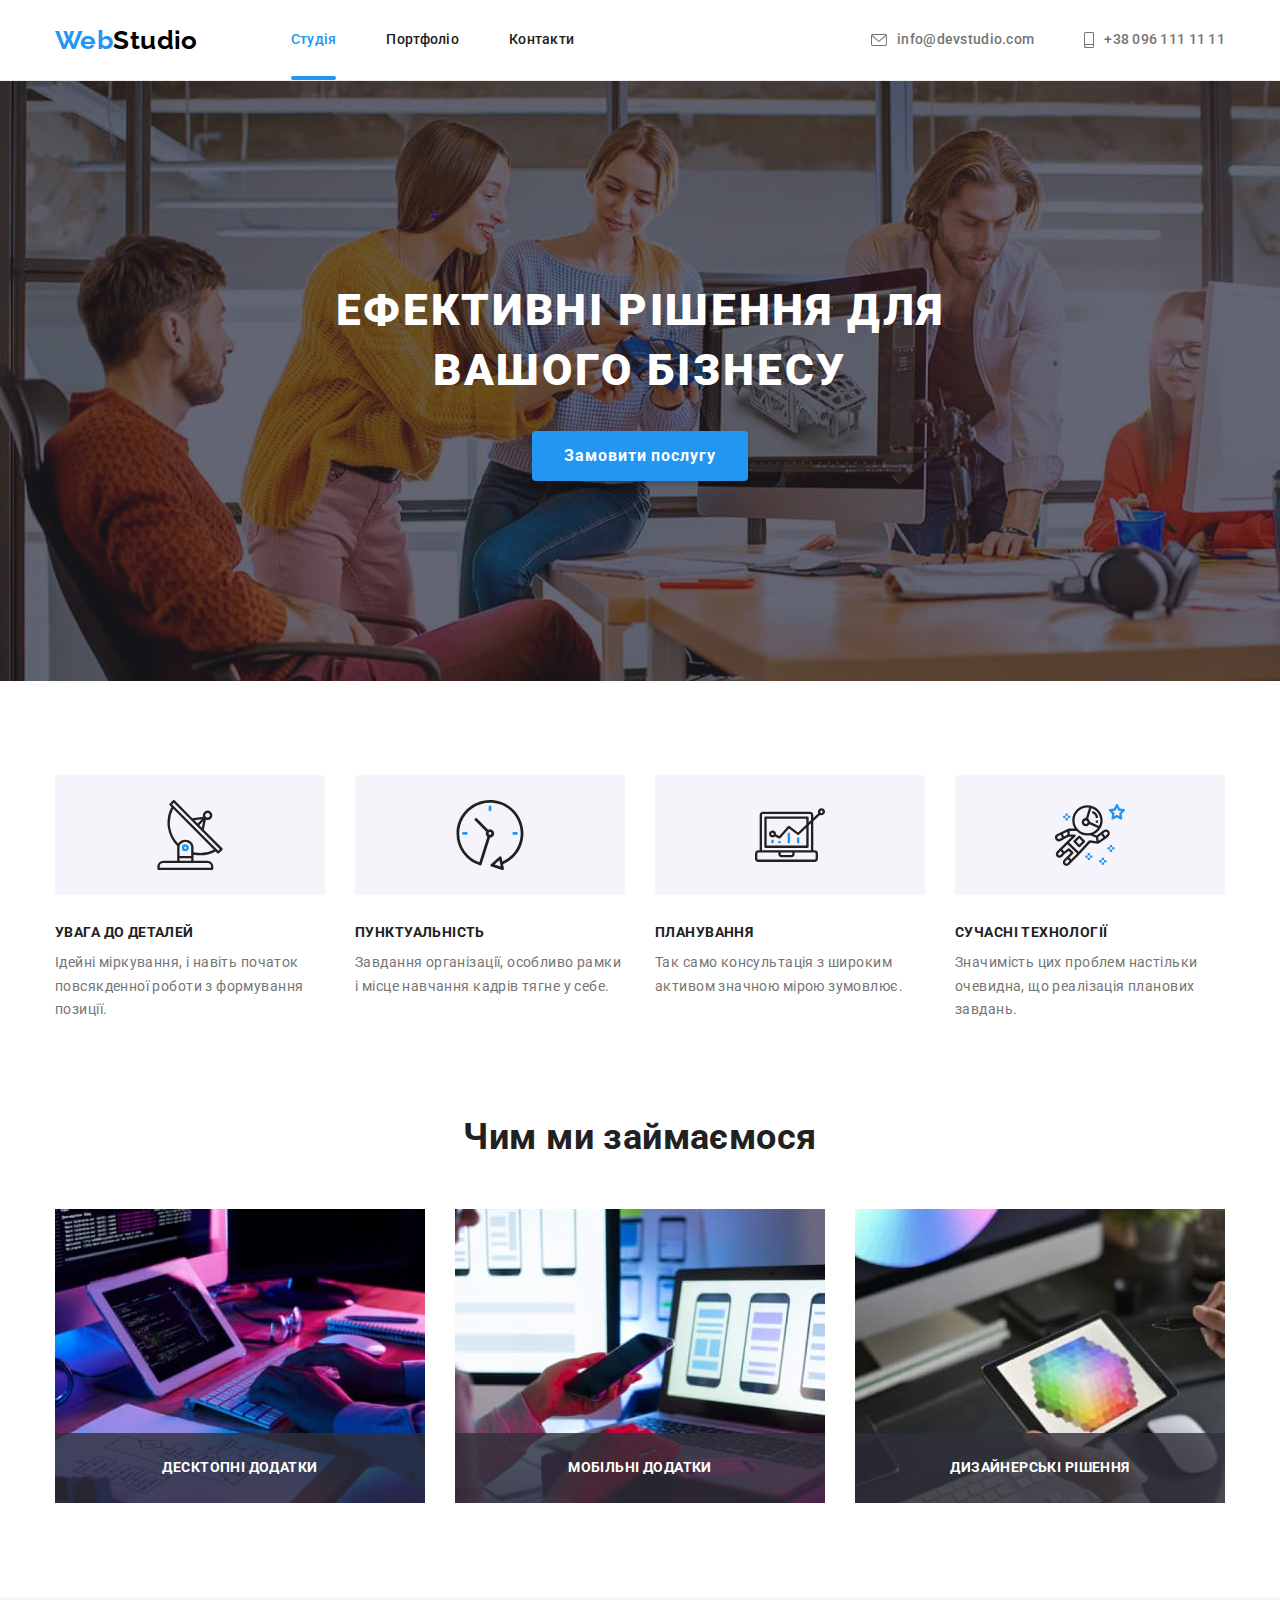
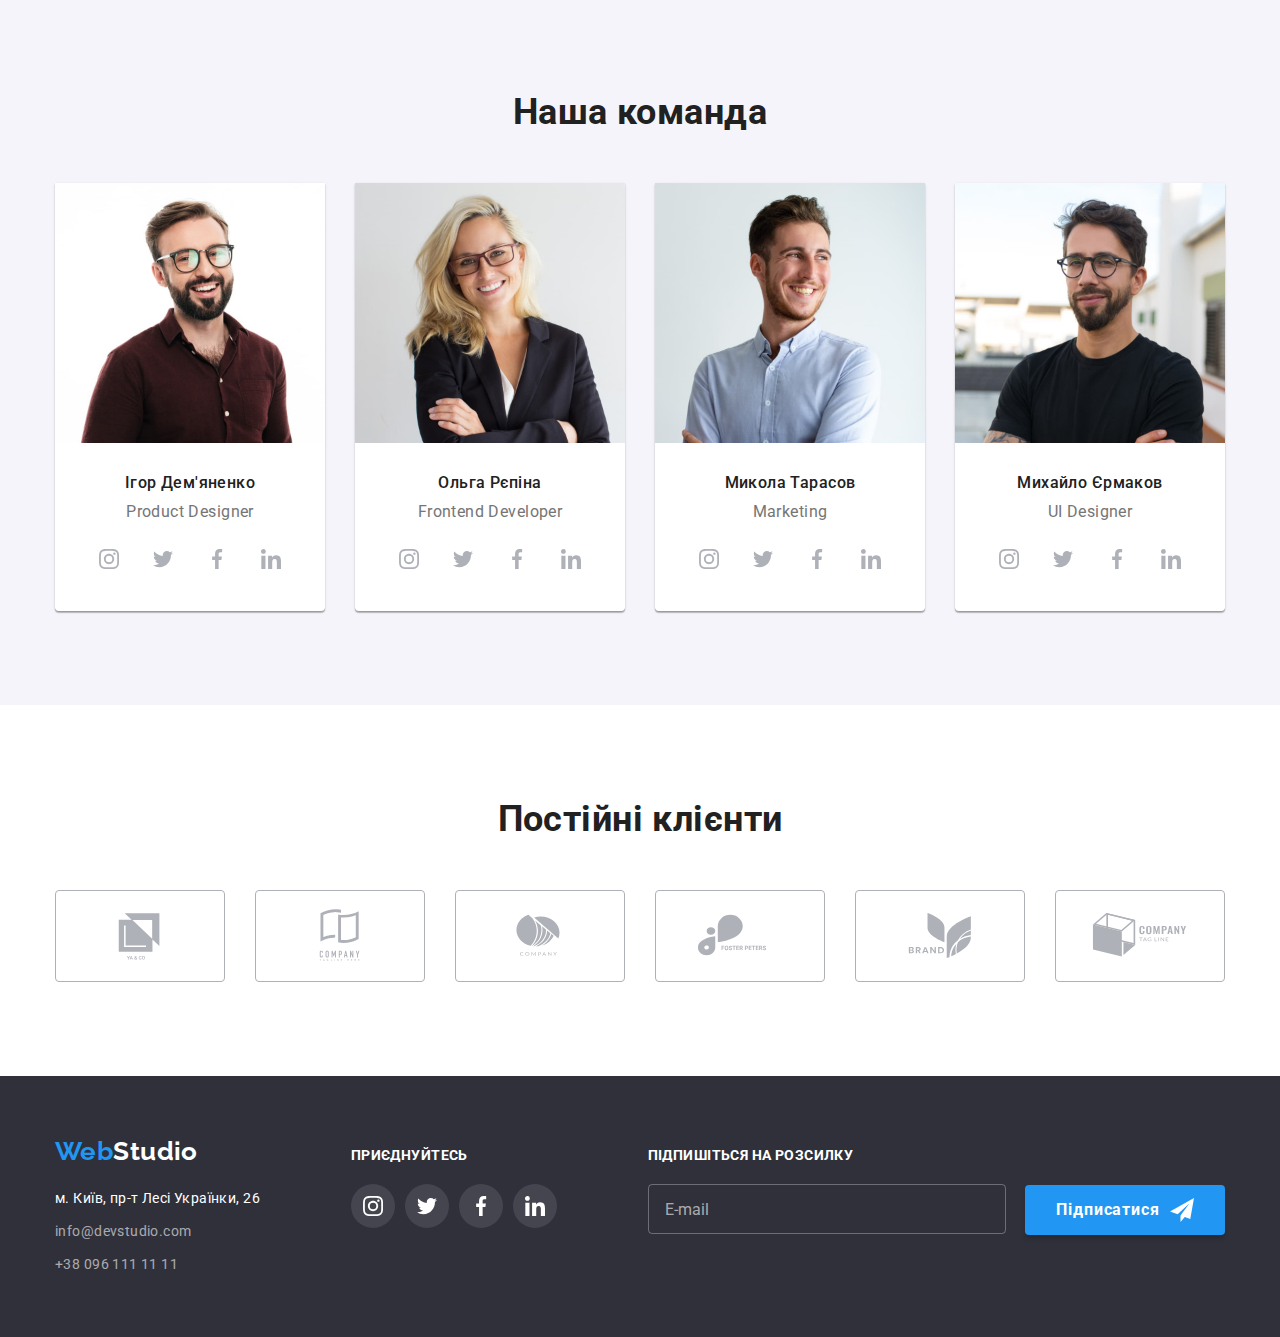
<file: index.html>
<!DOCTYPE html>
<html lang="uk">
	<head>
		<meta charset="UTF-8" />
		<meta http-equiv="X-UA-Compatible" content="IE=edge" />
		<meta name="viewport" content="width=device-width, initial-scale=1.0" />
		<title>WebStudio</title>
		<link rel="preconnect" href="https://fonts.googleapis.com" />
		<link rel="preconnect" href="https://fonts.gstatic.com" crossorigin />
		<link
			href="https://fonts.googleapis.com/css2?family=Raleway:wght@700&family=Roboto:wght@400;500;700;900&display=swap"
			rel="stylesheet"
		/>
		<link
			rel="stylesheet"
			href="https://cdnjs.cloudflare.com/ajax/libs/modern-normalize/1.1.0/modern-normalize.min.css"
		/>
		<link rel="stylesheet" href="./css/styles.css" />
	</head>
	<body>
		<header>
			<div class="container main-nav">
				<nav>
					<!-- prettier-ignore -->
					<a class="logo-header" href="./index.html" lang="en">					
					<span>Web</span>Studio
				</a>
					<ul class="nav-menu">
						<li class="item">
							<a class="nav-menu-item current-link" href="./index.html">
								Студія
							</a>
						</li>
						<li class="item">
							<a class="nav-menu-item" href="./portfolio.html">Портфоліо</a>
						</li>
						<li class="item"><a class="nav-menu-item" href="#">Контакти</a></li>
					</ul>
				</nav>
				<ul class="contacts-header">
					<li class="item">
						<a class="nav-contacts" href="mailto:info@devstudio.com">
							<svg class="contacts-icon" width="16" height="12">
								<use href="./images/icons.svg#e-mail"></use>
							</svg>
							info@devstudio.com
						</a>
					</li>
					<li class="item">
						<a class="nav-contacts tel" href="tel:+380961111111">
							<svg class="contacts-icon" width="10" height="16">
								<use href="./images/icons.svg#smartphone"></use>
							</svg>
							+38 096 111 11 11
						</a>
					</li>
				</ul>
			</div>
		</header>
		<main>
			<!-- Ефективні рішення для вашого бізнесу -->
			<section class="hero">
				<h1 class="hero-title">Ефективні рішення для вашого бізнесу</h1>
				<button class="hero-button" type="button" data-modal-open>
					Замовити послугу
				</button>
			</section>
			<!-- Наші переваги -->
			<section>
				<div class="container">
					<h2 class="vissualy-hidden">Наші переваги</h2>
					<ul class="advantages">
						<li class="item">
							<div class="advatnages-icons">
								<svg width="70" height="70">
									<use href="./images/icons.svg#antenna"></use>
								</svg>
							</div>
							<h3 class="advantages-title">Увага до деталей</h3>
							<p class="advantages-descriptions">
								Ідейні міркування, і навіть початок повсякденної роботи з
								формування позиції.
							</p>
						</li>
						<li class="item">
							<div class="advatnages-icons">
								<svg width="70" height="70">
									<use href="./images/icons.svg#clock"></use>
								</svg>
							</div>
							<h3 class="advantages-title">Пунктуальність</h3>
							<p class="advantages-descriptions">
								Завдання організації, особливо рамки і місце навчання кадрів
								тягне у себе.
							</p>
						</li>
						<li class="item">
							<div class="advatnages-icons">
								<svg width="70" height="70">
									<use href="./images/icons.svg#diagram"></use>
								</svg>
							</div>
							<h3 class="advantages-title">Планування</h3>
							<p class="advantages-descriptions">
								Так само консультація з широким активом значною мірою зумовлює.
							</p>
						</li>
						<li class="item">
							<div class="advatnages-icons">
								<svg width="70" height="70">
									<use href="./images/icons.svg#astronaut"></use>
								</svg>
							</div>
							<h3 class="advantages-title">Сучасні технології</h3>
							<p class="advantages-descriptions">
								Значимість цих проблем настільки очевидна, що реалізація
								планових завдань.
							</p>
						</li>
					</ul>
				</div>
			</section>
			<!-- Чим ми займаємося -->
			<section class="activity-section">
				<div class="container">
					<h2 class="activity-title">Чим ми займаємося</h2>
					<ul class="activity">
						<li class="item">
							<img
								src="./images/img1.jpg"
								alt="Людина набирає текст"
								width="370"
								height="294"
							/>
							<h3 class="activity-description">Десктопні додатки</h3>
						</li>
						<li class="item">
							<img
								src="./images/img2.jpg"
								alt="Людина користується смартфоном"
								width="370"
								height="294"
							/>
							<h3 class="activity-description">Мобільні додатки</h3>
						</li>
						<li class="item">
							<img
								src="./images/img3.jpg"
								alt="Людина користується планшетом"
								width="370"
								height="294"
							/>
							<h3 class="activity-description">Дизайнерські рішення</h3>
						</li>
					</ul>
				</div>
			</section>
			<!-- Наша команда -->
			<section class="team-section">
				<div class="container">
					<h2 class="team-title">Наша команда</h2>
					<ul class="team">
						<li class="item">
							<img
								src="./images/igor.jpg"
								alt="Ігор Дем'яненко"
								width="270"
								height="260"
							/>
							<div class="team-card">
								<h3 class="team-name">Ігор Дем'яненко</h3>
								<p class="team-position" lang="en">Product Designer</p>
								<ul class="team-social">
									<li class="team-social-item">
										<a
											class="team-social-link"
											href="https://instagram.com"
											target="_blank"
											rel="noopener noreferrer nofollow"
										>
											<svg class="icon" width="20" height="20">
												<use href="./images/icons.svg#instagram"></use>
											</svg>
										</a>
									</li>
									<li class="team-social-item">
										<a
											class="team-social-link"
											href="https://twitter.com"
											target="_blank"
											rel="noopener noreferrer nofollow"
										>
											<svg class="icon" width="20" height="20">
												<use href="./images/icons.svg#twitter"></use>
											</svg>
										</a>
									</li>
									<li class="team-social-item">
										<a
											class="team-social-link"
											href="https://facebook.com"
											target="_blank"
											rel="noopener noreferrer nofollow"
										>
											<svg class="icon" width="20" height="20">
												<use href="./images/icons.svg#facebook"></use>
											</svg>
										</a>
									</li>
									<li class="team-social-item">
										<a
											class="team-social-link"
											href="https://linkedin.com"
											target="_blank"
											rel="noopener noreferrer nofollow"
										>
											<svg class="icon" width="20" height="20">
												<use href="./images/icons.svg#linkedin"></use>
											</svg>
										</a>
									</li>
								</ul>
							</div>
						</li>
						<li class="item">
							<img
								src="./images/olga.jpg"
								alt="Ольга Рєпіна"
								width="270"
								height="260"
							/>
							<div class="team-card">
								<h3 class="team-name">Ольга Рєпіна</h3>
								<p class="team-position" lang="en">Frontend Developer</p>
								<ul class="team-social">
									<li class="team-social-item">
										<a
											class="team-social-link"
											href="https://instagram.com"
											target="_blank"
											rel="noopener noreferrer nofollow"
										>
											<svg class="icon" width="20" height="20">
												<use href="./images/icons.svg#instagram"></use>
											</svg>
										</a>
									</li>
									<li class="team-social-item">
										<a
											class="team-social-link"
											href="https://twitter.com"
											target="_blank"
											rel="noopener noreferrer nofollow"
										>
											<svg class="icon" width="20" height="20">
												<use href="./images/icons.svg#twitter"></use>
											</svg>
										</a>
									</li>
									<li class="team-social-item">
										<a
											class="team-social-link"
											href="https://facebook.com"
											target="_blank"
											rel="noopener noreferrer nofollow"
										>
											<svg class="icon" width="20" height="20">
												<use href="./images/icons.svg#facebook"></use>
											</svg>
										</a>
									</li>
									<li class="team-social-item">
										<a
											class="team-social-link"
											href="https://linkedin.com"
											target="_blank"
											rel="noopener noreferrer nofollow"
										>
											<svg class="icon" width="20" height="20">
												<use href="./images/icons.svg#linkedin"></use>
											</svg>
										</a>
									</li>
								</ul>
							</div>
						</li>
						<li class="item">
							<img
								src="./images/mykola.jpg"
								alt="Микола Тарасов"
								width="270"
								height="260"
							/>
							<div class="team-card">
								<h3 class="team-name">Микола Тарасов</h3>
								<p class="team-position" lang="en">Marketing</p>
								<ul class="team-social">
									<li class="team-social-item">
										<a
											class="team-social-link"
											href="https://instagram.com"
											target="_blank"
											rel="noopener noreferrer nofollow"
										>
											<svg class="icon" width="20" height="20">
												<use href="./images/icons.svg#instagram"></use>
											</svg>
										</a>
									</li>
									<li class="team-social-item">
										<a
											class="team-social-link"
											href="https://twitter.com"
											target="_blank"
											rel="noopener noreferrer nofollow"
										>
											<svg class="icon" width="20" height="20">
												<use href="./images/icons.svg#twitter"></use>
											</svg>
										</a>
									</li>
									<li class="team-social-item">
										<a
											class="team-social-link"
											href="https://facebook.com"
											target="_blank"
											rel="noopener noreferrer nofollow"
										>
											<svg class="icon" width="20" height="20">
												<use href="./images/icons.svg#facebook"></use>
											</svg>
										</a>
									</li>
									<li class="team-social-item">
										<a
											class="team-social-link"
											href="https://linkedin.com"
											target="_blank"
											rel="noopener noreferrer nofollow"
										>
											<svg class="icon" width="20" height="20">
												<use href="./images/icons.svg#linkedin"></use>
											</svg>
										</a>
									</li>
								</ul>
							</div>
						</li>
						<li class="item">
							<img
								src="./images/myhailo.jpg"
								alt="Михайло Єрмаков"
								width="270"
								height="260"
							/>
							<div class="team-card">
								<h3 class="team-name">Михайло Єрмаков</h3>
								<p class="team-position" lang="en">UI Designer</p>
								<ul class="team-social">
									<li class="team-social-item">
										<a
											class="team-social-link"
											href="https://instagram.com"
											target="_blank"
											rel="noopener noreferrer nofollow"
										>
											<svg class="icon" width="20" height="20">
												<use href="./images/icons.svg#instagram"></use>
											</svg>
										</a>
									</li>
									<li class="team-social-item">
										<a
											class="team-social-link"
											href="https://twitter.com"
											target="_blank"
											rel="noopener noreferrer nofollow"
										>
											<svg class="icon" width="20" height="20">
												<use href="./images/icons.svg#twitter"></use>
											</svg>
										</a>
									</li>
									<li class="team-social-item">
										<a
											class="team-social-link"
											href="https://facebook.com"
											target="_blank"
											rel="noopener noreferrer nofollow"
										>
											<svg class="icon" width="20" height="20">
												<use href="./images/icons.svg#facebook"></use>
											</svg>
										</a>
									</li>
									<li class="team-social-item">
										<a
											class="team-social-link"
											href="https://linkedin.com"
											target="_blank"
											rel="noopener noreferrer nofollow"
										>
											<svg class="icon" width="20" height="20">
												<use href="./images/icons.svg#linkedin"></use>
											</svg>
										</a>
									</li>
								</ul>
							</div>
						</li>
					</ul>
				</div>
			</section>
			<!-- Постійні клієнти -->
			<section class="clients-section">
				<div class="container">
					<h2 class="clients-title">Постійні клієнти</h2>
					<ul class="clients">
						<li>
							<a class="clients-item" href="#">
								<svg class="icon" width="106" height="60">
									<use href="./images/icons.svg#logo-1"></use>
								</svg>
							</a>
						</li>
						<li>
							<a class="clients-item" href="#">
								<svg class="icon" width="106" height="60">
									<use href="./images/icons.svg#logo-2"></use>
								</svg>
							</a>
						</li>
						<li>
							<a class="clients-item" href="#">
								<svg class="icon" width="106" height="60">
									<use href="./images/icons.svg#logo-3"></use>
								</svg>
							</a>
						</li>
						<li>
							<a class="clients-item" href="#">
								<svg class="icon" width="106" height="60">
									<use href="./images/icons.svg#logo-4"></use>
								</svg>
							</a>
						</li>
						<li>
							<a class="clients-item" href="#">
								<svg class="icon" width="106" height="60">
									<use href="./images/icons.svg#logo-5"></use>
								</svg>
							</a>
						</li>
						<li>
							<a class="clients-item" href="#">
								<svg class="icon" width="106" height="60">
									<use href="./images/icons.svg#logo-6"></use>
								</svg>
							</a>
						</li>
					</ul>
				</div>
			</section>
		</main>
		<footer>
			<div class="container">
				<div class="footer-div">
					<!-- Contacts information -->
					<div>
						<!-- prettier-ignore -->
						<a class="logo-footer" href="./index.html" lang="en">
							<span>Web</span>Studio
						</a>
						<address>
							<ul class="footer-adress">
								<li class="item">
									<a
										class="footer-contacts"
										href="https://goo.gl/maps/CPtrU1FHBa2aNyZL9"
										target="_blank"
										rel="noopener noreferrer nofollow"
									>
										м. Київ, пр-т Лесі Українки, 26
									</a>
								</li>
								<li class="item">
									<a
										class="footer-contacts item"
										href="mailto:info@devstudio.com"
									>
										info@devstudio.com
									</a>
								</li>
								<li class="item">
									<a class="footer-contacts item" href="tel:+380961111111">
										+38 096 111 11 11
									</a>
								</li>
							</ul>
						</address>
					</div>
					<!-- Social links -->
					<div>
						<h2 class="footer-title">приєднуйтесь</h2>
						<ul class="team-social">
							<li class="team-social-item">
								<a
									class="team-social-link"
									href="https://instagram.com"
									target="_blank"
									rel="noopener noreferrer nofollow"
								>
									<svg class="icon footer" width="20" height="20">
										<use href="./images/icons.svg#instagram"></use>
									</svg>
								</a>
							</li>
							<li class="team-social-item">
								<a
									class="team-social-link"
									href="https://twitter.com"
									target="_blank"
									rel="noopener noreferrer nofollow"
								>
									<svg class="icon footer" width="20" height="20">
										<use href="./images/icons.svg#twitter"></use>
									</svg>
								</a>
							</li>
							<li class="team-social-item">
								<a
									class="team-social-link"
									href="https://facebook.com"
									target="_blank"
									rel="noopener noreferrer nofollow"
								>
									<svg class="icon footer" width="20" height="20">
										<use href="./images/icons.svg#facebook"></use>
									</svg>
								</a>
							</li>
							<li class="team-social-item">
								<a
									class="team-social-link"
									href="https://linkedin.com"
									target="_blank"
									rel="noopener noreferrer nofollow"
								>
									<svg class="icon footer" width="20" height="20">
										<use href="./images/icons.svg#linkedin"></use>
									</svg>
								</a>
							</li>
						</ul>
					</div>
					<!-- Subscribe -->
					<form>
						<label class="subscribe-label">
							<span class="subscribe-title">Підпишіться на розсилку</span>
							<input
								class="subscribe-input"
								type="email"
								name="subscribe"
								placeholder="E-mail"
								required
							/>
						</label>
						<button class="subscribe-button" type="submit">
							<div class="subscribe-button-content">
								Підписатися
								<svg class="subscribe-icon" width="24" height="24">
									<use href="./images/icons.svg#icon-send"></use>
								</svg>
							</div>
						</button>
					</form>
				</div>
			</div>
		</footer>
		<div class="backdrop is-hidden" data-modal>
			<div class="modal">
				<h2 class="modal-title">Залиште свої дані, ми вам передзвонимо</h2>
				<form class="modal-form">
					<label class="modal-label">
						<span class="form-description">Ім'я</span>
						<input
							class="form-input"
							class=""
							type="text"
							name="name"
							placeholder=" "
							required
						/>
						<svg class="form-icon" width="18" height="18">
							<use href="./images/icons.svg#person-modal"></use>
						</svg>
					</label>
					<label class="modal-label">
						<span class="form-description">Телефон</span>
						<input
							class="form-input"
							class=""
							type="number"
							name="telephone"
							placeholder=" "
							required
						/>
						<svg class="form-icon" width="18" height="18">
							<use href="./images/icons.svg#phone-modal"></use>
						</svg>
					</label>
					<label class="modal-label">
						<span class="form-description">Пошта</span>
						<input
							class="form-input"
							class=""
							type="email"
							name="email"
							placeholder=" "
							required
						/>
						<svg class="form-icon" width="18" height="18">
							<use href="./images/icons.svg#email-modal"></use>
						</svg>
					</label>
					<label class="modal-label comment">
						<span class="form-description">Коментар</span>
						<textarea
							class="form-input"
							name="comment"
							placeholder="Введіть текст"
						></textarea>
					</label>
					<label class="licence-label">
						<input
							class="checkbox vissualy-hidden"
							type="checkbox"
							name="license"
							value="license"
							required
						/>
						<svg class="checkbox-icon" width="16" height="15">
							<use href="./images/icons.svg#checkbox-active"></use>
						</svg>
						<span>Погоджуюся з розсилкою та приймаю&nbsp;</span>
						<a class="license-link" href="#">Умови договору</a>
					</label>
					<button class="button-send" type="submit">Відправити</button>
				</form>
				<button class="close-button" type="button" data-modal-close>
					<svg class="icon" width="18" height="18">
						<use href="./images/icons.svg#close-button"></use>
					</svg>
				</button>
			</div>
		</div>
		<script src="./js/modal.js"></script>
	</body>
</html>
</file>
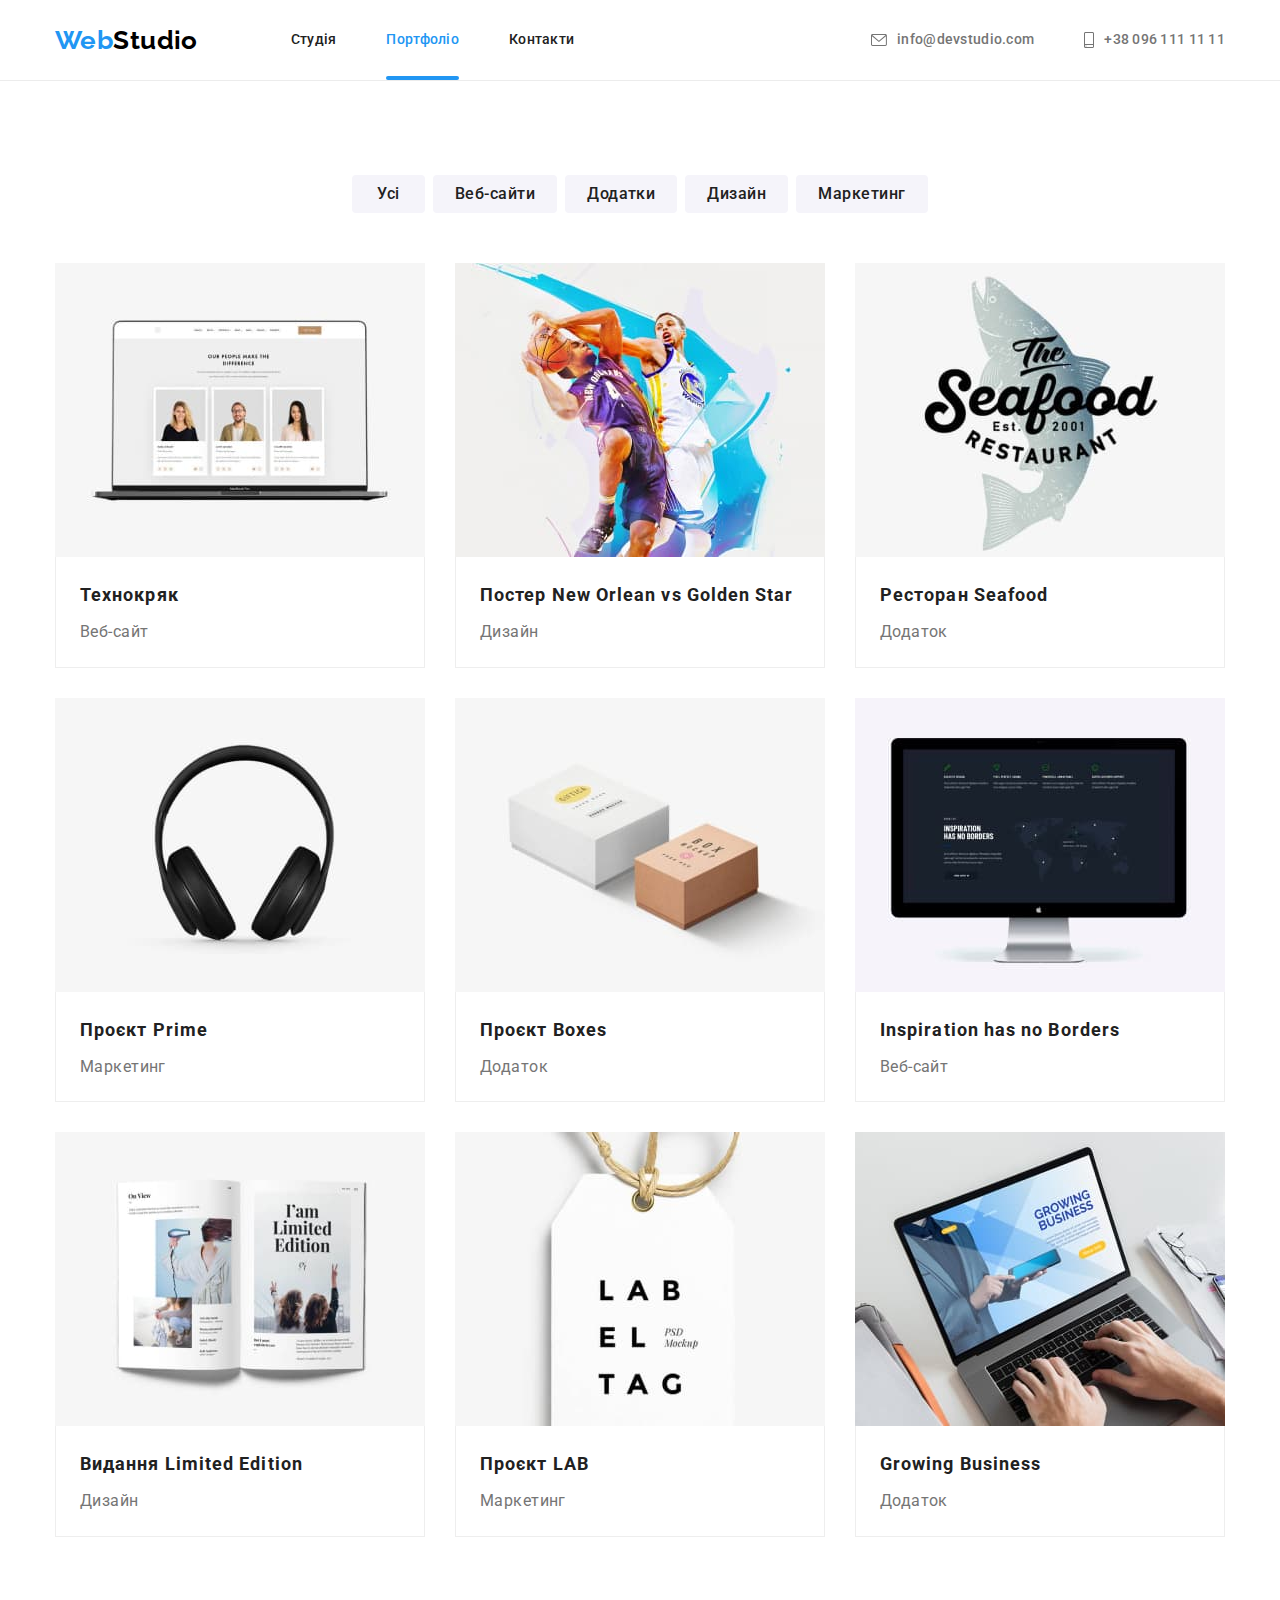
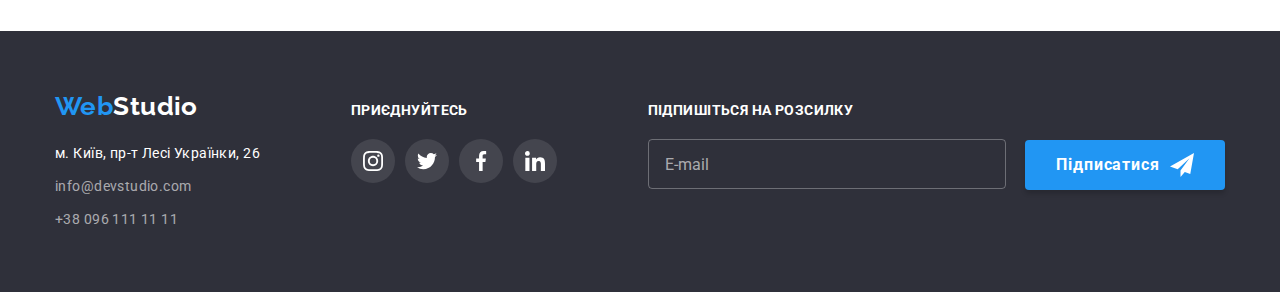
<file: portfolio.html>
<!DOCTYPE html>
<html lang="uk">
	<head>
		<meta charset="UTF-8" />
		<meta http-equiv="X-UA-Compatible" content="IE=edge" />
		<meta name="viewport" content="width=device-width, initial-scale=1.0" />
		<title>WebStudio</title>
		<link rel="preconnect" href="https://fonts.googleapis.com" />
		<link rel="preconnect" href="https://fonts.gstatic.com" crossorigin />
		<link
			href="https://fonts.googleapis.com/css2?family=Raleway:wght@700&family=Roboto:wght@400;500;700;900&display=swap"
			rel="stylesheet"
		/>
		<link
			rel="stylesheet"
			href="https://cdnjs.cloudflare.com/ajax/libs/modern-normalize/1.1.0/modern-normalize.min.css"
		/>
		<link rel="stylesheet" href="./css/styles.css" />
	</head>
	<body>
		<header>
			<div class="container main-nav">
				<nav>
					<!-- prettier-ignore -->
					<a class="logo-header" href="./index.html" lang="en">					
					<span>Web</span>Studio
				</a>
					<ul class="nav-menu">
						<li class="item">
							<a class="nav-menu-item" href="./index.html">Студія</a>
						</li>
						<li class="item">
							<a class="nav-menu-item current-link" href="./portfolio.html">
								Портфоліо
							</a>
						</li>
						<li class="item"><a class="nav-menu-item" href="#">Контакти</a></li>
					</ul>
				</nav>
				<ul class="contacts-header">
					<li class="item">
						<a class="nav-contacts" href="mailto:info@devstudio.com">
							<svg class="contacts-icon" width="16" height="12">
								<use href="./images/icons.svg#e-mail"></use>
							</svg>
							info@devstudio.com
						</a>
					</li>
					<li class="item">
						<a class="nav-contacts tel" href="tel:+380961111111">
							<svg class="contacts-icon" width="10" height="16">
								<use href="./images/icons.svg#smartphone"></use>
							</svg>
							+38 096 111 11 11
						</a>
					</li>
				</ul>
			</div>
		</header>
		<main>
			<section>
				<div class="container">
					<h1 class="vissualy-hidden">Портфоліо</h1>
					<ul class="filter-button">
						<li class="item">
							<button class="portfolio-buttons first" type="button">Усі</button>
						</li>
						<li class="item">
							<button class="portfolio-buttons" type="button">Веб-сайти</button>
						</li>
						<li class="item">
							<button class="portfolio-buttons" type="button">Додатки</button>
						</li>
						<li class="item">
							<button class="portfolio-buttons" type="button">Дизайн</button>
						</li>
						<li class="item">
							<button class="portfolio-buttons" type="button">Маркетинг</button>
						</li>
					</ul>
					<ul class="portfolio">
						<li class="item">
							<a class="link" href="#">
								<div class="hover-container">
									<img
										src="./images/site1.jpg"
										alt="Фото портфоліо"
										width="370"
										height="294"
									/>
									<div class="hover-menu">
										<p class="hover-description">
											Ресурс пропонує комплексні пропозиції з різним рівнем
											функціоналу та сервісів. Все це дозволить відвідувачу
											отримати вичерпні відомості про компанію чи приватну
											особу.
										</p>
									</div>
								</div>
								<div class="portfolio-card">
									<h2 class="portfolio-title">Технокряк</h2>
									<p class="portfolio-descriptions">Веб-сайт</p>
								</div>
							</a>
						</li>
						<li class="item">
							<a class="link" href="#">
								<div class="hover-container">
									<img
										src="./images/site2.jpg"
										alt="Фото портфоліо"
										width="370"
										height="294"
									/>
									<div class="hover-menu">
										<p class="hover-description">
											Ресурс пропонує комплексні пропозиції з різним рівнем
											функціоналу та сервісів. Все це дозволить відвідувачу
											отримати вичерпні відомості про компанію чи приватну
											особу.
										</p>
									</div>
								</div>
								<div class="portfolio-card">
									<h2 class="portfolio-title">
										Постер New Orlean vs Golden Star
									</h2>
									<p class="portfolio-descriptions">Дизайн</p>
								</div>
							</a>
						</li>
						<li class="item">
							<a class="link" href="#">
								<div class="hover-container">
									<img
										src="./images/site3.jpg"
										alt="Фото портфоліо"
										width="370"
										height="294"
									/>
									<div class="hover-menu">
										<p class="hover-description">
											Ресурс пропонує комплексні пропозиції з різним рівнем
											функціоналу та сервісів. Все це дозволить відвідувачу
											отримати вичерпні відомості про компанію чи приватну
											особу.
										</p>
									</div>
								</div>
								<div class="portfolio-card">
									<h2 class="portfolio-title">Ресторан Seafood</h2>
									<p class="portfolio-descriptions">Додаток</p>
								</div>
							</a>
						</li>
						<li class="item">
							<a class="link" href="#">
								<div class="hover-container">
									<img
										src="./images/site4.jpg"
										alt="Фото портфоліо"
										width="370"
										height="294"
									/>
									<div class="hover-menu">
										<p class="hover-description">
											Ресурс пропонує комплексні пропозиції з різним рівнем
											функціоналу та сервісів. Все це дозволить відвідувачу
											отримати вичерпні відомості про компанію чи приватну
											особу.
										</p>
									</div>
								</div>
								<div class="portfolio-card">
									<h2 class="portfolio-title">Проєкт Prime</h2>
									<p class="portfolio-descriptions">Маркетинг</p>
								</div>
							</a>
						</li>
						<li class="item">
							<a class="link" href="#">
								<div class="hover-container">
									<img
										src="./images/site5.jpg"
										alt="Фото портфоліо"
										width="370"
										height="294"
									/>
									<div class="hover-menu">
										<p class="hover-description">
											Ресурс пропонує комплексні пропозиції з різним рівнем
											функціоналу та сервісів. Все це дозволить відвідувачу
											отримати вичерпні відомості про компанію чи приватну
											особу.
										</p>
									</div>
								</div>
								<div class="portfolio-card">
									<h2 class="portfolio-title">Проєкт Boxes</h2>
									<p class="portfolio-descriptions">Додаток</p>
								</div>
							</a>
						</li>
						<li class="item">
							<a class="link" href="#">
								<div class="hover-container">
									<img
										src="./images/site6.jpg"
										alt="Фото портфоліо"
										width="370"
										height="294"
									/>
									<div class="hover-menu">
										<p class="hover-description">
											Ресурс пропонує комплексні пропозиції з різним рівнем
											функціоналу та сервісів. Все це дозволить відвідувачу
											отримати вичерпні відомості про компанію чи приватну
											особу.
										</p>
									</div>
								</div>
								<div class="portfolio-card">
									<h2 class="portfolio-title">Inspiration has no Borders</h2>
									<p class="portfolio-descriptions">Веб-сайт</p>
								</div>
							</a>
						</li>
						<li class="item">
							<a class="link" href="#">
								<div class="hover-container">
									<img
										src="./images/site7.jpg"
										alt="Фото портфоліо"
										width="370"
										height="294"
									/>
									<div class="hover-menu">
										<p class="hover-description">
											Ресурс пропонує комплексні пропозиції з різним рівнем
											функціоналу та сервісів. Все це дозволить відвідувачу
											отримати вичерпні відомості про компанію чи приватну
											особу.
										</p>
									</div>
								</div>
								<div class="portfolio-card">
									<h2 class="portfolio-title">Видання Limited Edition</h2>
									<p class="portfolio-descriptions">Дизайн</p>
								</div>
							</a>
						</li>
						<li class="item">
							<a class="link" href="#">
								<div class="hover-container">
									<img
										src="./images/site8.jpg"
										alt="Фото портфоліо"
										width="370"
										height="294"
									/>
									<div class="hover-menu">
										<p class="hover-description">
											Ресурс пропонує комплексні пропозиції з різним рівнем
											функціоналу та сервісів. Все це дозволить відвідувачу
											отримати вичерпні відомості про компанію чи приватну
											особу.
										</p>
									</div>
								</div>
								<div class="portfolio-card">
									<h2 class="portfolio-title">Проєкт LAB</h2>
									<p class="portfolio-descriptions">Маркетинг</p>
								</div>
							</a>
						</li>
						<li class="item">
							<a class="link" href="#">
								<div class="hover-container">
									<img
										src="./images/site9.jpg"
										alt="Фото портфоліо"
										width="370"
										height="294"
									/>
									<div class="hover-menu">
										<p class="hover-description">
											Ресурс пропонує комплексні пропозиції з різним рівнем
											функціоналу та сервісів. Все це дозволить відвідувачу
											отримати вичерпні відомості про компанію чи приватну
											особу.
										</p>
									</div>
								</div>
								<div class="portfolio-card">
									<h2 class="portfolio-title">Growing Business</h2>
									<p class="portfolio-descriptions">Додаток</p>
								</div>
							</a>
						</li>
					</ul>
				</div>
			</section>
		</main>
		<footer>
			<div class="container">
				<div class="footer-div">
					<!-- Contacts information -->
					<div>
						<!-- prettier-ignore -->
						<a class="logo-footer" href="./index.html" lang="en">
							<span>Web</span>Studio
						</a>
						<address>
							<ul class="footer-adress">
								<li class="item">
									<a
										class="footer-contacts"
										href="https://goo.gl/maps/CPtrU1FHBa2aNyZL9"
										target="_blank"
										rel="noopener noreferrer nofollow"
									>
										м. Київ, пр-т Лесі Українки, 26
									</a>
								</li>
								<li class="item">
									<a
										class="footer-contacts item"
										href="mailto:info@devstudio.com"
									>
										info@devstudio.com
									</a>
								</li>
								<li class="item">
									<a class="footer-contacts item" href="tel:+380961111111">
										+38 096 111 11 11
									</a>
								</li>
							</ul>
						</address>
					</div>
					<!-- Social links -->
					<div>
						<h2 class="footer-title">приєднуйтесь</h2>
						<ul class="team-social">
							<li class="team-social-item">
								<a
									class="team-social-link"
									href="https://instagram.com"
									target="_blank"
									rel="noopener noreferrer nofollow"
								>
									<svg class="icon footer" width="20" height="20">
										<use href="./images/icons.svg#instagram"></use>
									</svg>
								</a>
							</li>
							<li class="team-social-item">
								<a
									class="team-social-link"
									href="https://twitter.com"
									target="_blank"
									rel="noopener noreferrer nofollow"
								>
									<svg class="icon footer" width="20" height="20">
										<use href="./images/icons.svg#twitter"></use>
									</svg>
								</a>
							</li>
							<li class="team-social-item">
								<a
									class="team-social-link"
									href="https://facebook.com"
									target="_blank"
									rel="noopener noreferrer nofollow"
								>
									<svg class="icon footer" width="20" height="20">
										<use href="./images/icons.svg#facebook"></use>
									</svg>
								</a>
							</li>
							<li class="team-social-item">
								<a
									class="team-social-link"
									href="https://linkedin.com"
									target="_blank"
									rel="noopener noreferrer nofollow"
								>
									<svg class="icon footer" width="20" height="20">
										<use href="./images/icons.svg#linkedin"></use>
									</svg>
								</a>
							</li>
						</ul>
					</div>
					<!-- Subscribe -->
					<form>
						<label class="subscribe-label">
							<span class="subscribe-title">Підпишіться на розсилку</span>
							<input
								class="subscribe-input"
								type="email"
								name="subscribe"
								placeholder="E-mail"
								required
							/>
						</label>
						<button class="subscribe-button" type="submit">
							<div class="subscribe-button-content">
								Підписатися
								<svg class="subscribe-icon" width="24" height="24">
									<use href="./images/icons.svg#icon-send"></use>
								</svg>
							</div>
						</button>
					</form>
				</div>
			</div>
		</footer>
	</body>
</html>
</file>
<file: css/styles.css>
:root {
	--main-text-color: #212121;
	--descriptions-text-color: #757575;
	--main-background-color: #ffffff;
	--text-selection-color: #2196f3;
	--third-text-color: #f5f4fa;
	--background-hero: #c4c4c4;
	--background-footer: #2f303a;
	--social-icon-color: #afb1b8;

	--cubic-bezier: cubic-bezier(0.4, 0, 0.2, 1);
}

body {
	font-family: "Roboto", sans-serif;
	font-size: 14px;
	line-height: 1.71;
	letter-spacing: 0.03em;
	color: var(--main-text-color);
}

section {
	padding: 94px 0px;
}
a {
	text-decoration: none;
}

svg {
	display: block;
	padding: 0;
	margin: 0;
}

h1,
h2,
h3,
h4,
h5,
h6,
ul,
li,
p {
	margin: 0px;
	padding: 0px;
	font-size: inherit;
}

li {
	list-style: none;
}

img {
	display: block;
	max-width: 100%;
	height: auto;
}

.vissualy-hidden {
	position: absolute;
	white-space: nowrap;
	width: 1px;
	height: 1px;
	overflow: hidden;
	border: 0;
	padding: 0;
	clip: rect(0 0 0 0);
	clip-path: inset(50%);
	margin: -1px;
}

.container {
	width: 1200px;
	padding-left: 15px;
	padding-right: 15px;
	margin-left: auto;
	margin-right: auto;
}

input[type="number"]::-webkit-outer-spin-button,
input[type="number"]::-webkit-inner-spin-button {
    -webkit-appearance: none;
}

input[type='number'],
input[type="number"]:hover,
input[type="number"]:focus {
    appearance: none;
    -moz-appearance: textfield;
}
/*  header */
header {
	background-color: var(--main-background-color);
	border-bottom: 1px solid #ececec;
}

.main-nav,
nav,
.nav-menu,
.contacts-header {
	display: flex;
	align-items: center;
}

.contacts-header {
	margin-left: auto;
	gap: 50px;
}

.logo-header,
.logo-footer {
	font-family: "Raleway", sans-serif;
	text-decoration: none;
	font-weight: 700;
	font-size: 26px;
	line-height: 1.19;
	color: #000000;
}

.logo-header > span,
.logo-footer > span {
	color: var(--text-selection-color);
}

.nav-menu-item,
.nav-contacts {
	display: block;
	padding-top: 32px;
	padding-bottom: 32px;
	font-weight: 500;
	font-size: 14px;
	line-height: 1.14;
	letter-spacing: 0.02em;
	color: var(--main-text-color);

	transition: color 250ms var(--cubic-bezier);
}

.nav-menu-item {
	position: relative;
}

.nav-menu-item:hover,
.nav-menu-item:focus,
.nav-contacts:hover,
.nav-contacts:focus,
.footer-contacts:hover,
.footer-contacts:focus {
	color: var(--text-selection-color);
}

.nav-contacts {
	display: flex;
	align-items: center;
	gap: 10px;
	color: var(--descriptions-text-color);
}

.nav-contacts .contacts-icon {
	fill: currentColor;
}

.current-link {
	color: var(--text-selection-color);
}

.current-link::after {
	position: absolute;
	left: 0;
	bottom: 0;

	content: "";

	width: 100%;
	height: 4px;

	background: var(--text-selection-color);
	border-radius: 2px;
}

.nav-menu {
	gap: 50px;
	margin-left: 93px;
}

/* Hero */
.hero {
	padding-top: 200px;
	padding-bottom: 200px;
	max-width: 1600px;
	margin-right: auto;
	margin-left: auto;

	background-color: var(--background-hero);
	background-image: linear-gradient(
			rgba(47, 48, 58, 0.4),
			rgba(47, 48, 58, 0.4)
		),
		url(../images/hero.jpg);
	text-align: center;
}
.hero-title {
	width: 696px;
	margin-bottom: 30px;
	margin-left: auto;
	margin-right: auto;

	font-weight: 900;
	font-size: 44px;
	line-height: 1.36;
	letter-spacing: 0.06em;
	text-transform: uppercase;
	color: var(--main-background-color);
}

.hero-button {
	width: 216px;
	height: 50px;
	border-radius: 4px;

	cursor: pointer;
	font-family: "Roboto";
	font-weight: 700;
	font-size: 16px;
	line-height: 1.87;
	letter-spacing: 0.06em;
	color: var(--main-background-color);
	background-color: var(--text-selection-color);
	border: 0px;
	box-shadow: 0px 4px 4px rgba(0, 0, 0, 0.15);

	transition: background-color 250ms var(--cubic-bezier);
}

.hero-button:hover,
.hero-button:focus {
	background-color: #188ce8;
}

/* Advantages */
.advantages {
	display: flex;
	gap: 30px;
}

.advantages > .item {
	width: calc((100% - 3 * 30px) / 4);
}

.advantages-title {
	margin-bottom: 10px;

	font-weight: 700;
	font-size: 14px;
	line-height: 1.14;
	text-transform: uppercase;
	color: var(--main-text-color);
}

.advatnages-icons {
	display: flex;
	justify-content: center;
	align-items: center;

	margin-bottom: 30px;
	height: 120px;

	background-color: #f5f4fa;
	border-radius: 4px;
}

.advantages-descriptions {
	color: var(--descriptions-text-color);
}

/*Activity */
.activity-section {
	padding-top: 0;
}

.activity {
	display: flex;
	gap: 30px;
}

.activity-title,
.team-title {
	margin-bottom: 50px;

	font-weight: 700;
	font-size: 36px;
	line-height: 1.17;
	text-align: center;
	color: var(--main-text-color);
}

.activity > .item {
	position: relative;
}

.activity-description {
	position: absolute;
	left: 0;
	bottom: 0;

	display: flex;
	justify-content: center;
	align-items: center;

	width: 100%;
	height: 70px;

	font-weight: 700;
	line-height: 1.14;

	text-transform: uppercase;

	color: var(--main-background-color);
	background-color: rgba(47, 48, 58, 0.8);
}

/* Team */
.team-section {
	background-color: var(--third-text-color);
}

.team {
	display: flex;
	gap: 30px;
}

.team > .item {
	width: calc((100% - 3 * 30px) / 4);
	box-shadow: 0px 1px 3px rgba(0, 0, 0, 0.12), 0px 1px 1px rgba(0, 0, 0, 0.14),
		0px 2px 1px rgba(0, 0, 0, 0.2);
	border-radius: 0px 0px 4px 4px;

	background-color: var(--main-background-color);
}

.team-card {
	padding-top: 30px;
	padding-bottom: 30px;
}

.team-name,
.team-position {
	font-size: 16px;
	line-height: 1.19;
	text-align: center;
	color: var(--descriptions-text-color);
}

.team-name {
	margin-bottom: 10px;

	color: var(--main-text-color);
	font-weight: 500;
}

.team-position {
	margin-bottom: 16px;
}

.team-social {
	display: flex;
	justify-content: center;
	gap: 10px;
}

.team-social-link {
	display: block;
	padding: 12px;
	border-radius: 50%;
	color: var(--social-icon-color);

	transition: color 250ms var(--cubic-bezier),
		background-color 250ms var(--cubic-bezier);
}

.team-social-item .icon {
	fill: currentColor;
}

.team-social-link:hover,
.team-social-link:focus {
	color: var(--main-background-color);
	background-color: var(--text-selection-color);
}

/* Постійні клієнти */
.clients-title {
	margin-bottom: 50px;

	font-weight: 700;
	font-size: 36px;
	line-height: 1.16;
	text-align: center;

	color: var(--main-text-color);
}

.clients {
	display: flex;
	justify-content: space-between;
}

.clients-item {
	display: flex;
	justify-content: center;
	align-items: center;

	width: 170px;
	height: 92px;

	color: var(--social-icon-color);
	border: 1px solid var(--social-icon-color);
	border-radius: 4px;

	transition: color 250ms var(--cubic-bezier), border 250ms var(--cubic-bezier);
}

.clients-item .icon {
	fill: currentColor;
}

.clients-item:hover,
.clients-item:focus {
	color: var(--text-selection-color);
	border: 1px solid var(--text-selection-color);
}

/* Footer */
footer {
	padding-top: 60px;
	padding-bottom: 60px;

	background-color: var(--background-footer);
}

.footer-div {
	display: flex;
	justify-content: space-between;
	align-items: baseline;
}

.logo-footer {
	display: block;
	margin-bottom: 20px;

	color: var(--main-background-color);
}

.footer-adress > .item {
	margin-bottom: 9px;
}

.footer-adress > .item:last-child {
	margin-bottom: 0px;
}

.footer-contacts {
	color: var(--main-background-color);
	font-style: normal;

	transition: color 250ms var(--cubic-bezier);
}

.footer-contacts.item {
	color: rgba(255, 255, 255, 0.6);

	transition: color 250ms var(--cubic-bezier);
}

.footer-contacts.item:hover,
.footer-contacts.item:focus {
	color: var(--text-selection-color);
}

.footer-title {
	margin-bottom: 20px;

	font-size: 14px;
	font-weight: 700;
	line-height: 1.14;
	text-transform: uppercase;

	color: var(--main-background-color);
}

footer .team-social-link {
	background-color: rgba(255, 255, 255, 0.1);
}

.icon.footer {
	fill: var(--main-background-color);
}

/* Subscribe */
.subscribe-title {
	display: block;

	margin-bottom: 20px;

	font-weight: 700;
	line-height: 1.14;
	text-transform: uppercase;

	color: var(--main-background-color);
}

.subscribe-input {
	padding: 0 0 0 16px;
	margin-right: 16px;

	width: 358px;
	height: 50px;

	font-family: "Roboto";
	font-style: normal;
	font-weight: 400;
	font-size: 16px;
	line-height: 1.25;
	color: var(--main-background-color);

	background-color: inherit;

	border: 1px solid rgba(255, 255, 255, 0.3);
	border-radius: 4px;

	outline: none;

	transition: border-color 250ms var(--cubic-bezier);
}

.subscribe-input::placeholder {
	font-family: "Roboto";
	font-style: normal;
	font-weight: 400;
	font-size: 16px;
	line-height: 1.25;

	color: rgba(255, 255, 255, 0.6);
}

.subscribe-button {
	width: 200px;
	height: 50px;

	font-weight: 700;
	font-size: 16px;
	line-height: 1.88;
	letter-spacing: 0.06em;

	color: var(--main-background-color);
	background-color: var(--text-selection-color);

	box-shadow: 0px 4px 4px rgba(0, 0, 0, 0.15);
	border: 0;
	border-radius: 4px;

	cursor: pointer;
}

.subscribe-icon {
	margin-left: 10px;
	fill: currentColor;
}

.subscribe-button-content {
	display: flex;
	justify-content: center;
	align-items: center;
}

/* Portfolio */
.filter-button {
	display: flex;
	justify-content: center;
	margin-bottom: 50px;
}

.filter-button > .item {
	margin-right: 8px;
}

.filter-button > .item:last-child {
	margin-right: 0;
}

.portfolio-buttons {
	padding: 6px 22px;

	cursor: pointer;
	font-family: "Roboto";
	font-weight: 500;
	font-size: 16px;
	line-height: 1.63;
	text-align: center;
	letter-spacing: 0.03em;
	color: var(--main-text-color);
	background-color: var(--third-text-color);
	border: none;
	border-radius: 4px;
	height: 38px;

	transition: color 250ms var(--cubic-bezier),
		background-color 250ms var(--cubic-bezier),
		box-shadow 250ms var(--cubic-bezier);
}

.portfolio-buttons.first {
	padding-right: 25px;
	padding-left: 25px;
}

.portfolio-buttons:hover,
.portfolio-buttons:focus {
	color: var(--main-background-color);
	background-color: var(--text-selection-color);
	box-shadow: 0px 3px 1px rgba(0, 0, 0, 0.1), 0px 1px 2px rgba(0, 0, 0, 0.08),
		0px 2px 2px rgba(0, 0, 0, 0.12);
}

.portfolio {
	display: flex;
	flex-wrap: wrap;
	gap: 30px;
}

.portfolio .item {
	width: calc((100% - 2 * 30px) / 3);

	background-color: var(--main-background-color);

	transition: box-shadow 250ms var(--cubic-bezier);
}

.portfolio .item:hover,
.portfolio .item:focus {
	box-shadow: 0px 1px 1px rgba(0, 0, 0, 0.12), 0px 4px 4px rgba(0, 0, 0, 0.06),
		1px 4px 6px rgba(0, 0, 0, 0.16);
}

.portfolio-card {
	padding: 20px 24px;

	border-left: 1px solid #eeeeee;
	border-right: 1px solid #eeeeee;
	border-bottom: 1px solid #eeeeee;
}

.portfolio-title {
	margin-bottom: 4px;

	font-size: 18px;
	line-height: 2;
	letter-spacing: 0.06em;
	color: var(--main-text-color);
}

.portfolio-descriptions {
	font-size: 16px;
	line-height: 1.86;
	color: var(--descriptions-text-color);
}

/* Portfolio hover menu */

.hover-container {
	position: relative;

	overflow: hidden;
}

.hover-menu {
	position: absolute;
	bottom: -100%;
	left: 0;

	display: flex;
	justify-content: center;
	align-items: center;

	width: 100%;
	height: 100%;

	background-color: rgba(33, 150, 243, 0.9);

	transition: transform 250ms var(--cubic-bezier);
}

.hover-description {
	width: 322px;

	font-size: 18px;
	line-height: 1.56;

	color: var(--main-background-color);
}

.portfolio .link:hover .hover-menu,
.portfolio .link:focus .hover-menu {
	transform: translateY(-100%);
}

/* Modal */

.backdrop {
	position: fixed;
	top: 0;
	left: 0;
	width: 100%;
	height: 100%;

	background-color: rgba(0, 0, 0, 0.2);

	opacity: 1;
	transition: opacity 250ms var(--cubic-bezier);
}

.backdrop.is-hidden {
	opacity: 0;
	pointer-events: none;
}

.modal {
	position: absolute;
	top: 50%;
	left: 50%;
	transform: translate(-50%, -50%);

	padding: 40px;

	width: 528px;

	background: var(--main-background-color);
	box-shadow: 0px 1px 3px rgba(0, 0, 0, 0.12), 0px 1px 1px rgba(0, 0, 0, 0.14),
		0px 2px 1px rgba(0, 0, 0, 0.2);
	border-radius: 4px;
}

.modal-form {
	display: flex;
	flex-direction: column;
	align-items: center;

	color: var(--descriptions-text-color);
}

.modal-title {
	margin-bottom: 30px;

	font-weight: 700;
	font-size: 20px;
	line-height: 1.15;
	text-align: center;

	color: var(--main-text-color);
}

.modal-label {
	position: relative;

	margin-bottom: 28px;

	border: 0;
}

.form-description {
	position: absolute;
	bottom: calc(100% + 4px);

	font-size: 12px;
	line-height: 1.17;
	letter-spacing: 0.01em;
}

.form-input {
	box-sizing: border-box;

	display: block;

	padding-left: 42px;

	width: 448px;
	height: 40px;

	font-family: "Roboto";
	font-style: normal;
	font-weight: 400;
	font-size: 12px;
	line-height: 1.17;
	letter-spacing: 0.01em;

	color: var(--main-text-color);

	border: 1px solid rgba(33, 33, 33, 0.2);
	border-radius: 4px;

	outline: none;

	transition: border-color 250ms var(--cubic-bezier);
}

.modal-label:focus-within > .form-input,
.subscribe-label:focus-within > .subscribe-input {
	border-color: var(--text-selection-color);
}

.modal-label:focus-within > .form-icon {
	fill: var(--text-selection-color);
}

.form-input:not(:placeholder-shown) + .form-icon {
	fill: var(--text-selection-color);
}

.form-input::placeholder {
	font-family: "Roboto";
	font-style: normal;
	font-weight: 400;
	font-size: 12px;
	line-height: 1.17;
	letter-spacing: 0.01em;

	color: rgba(117, 117, 117, 0.5);
}

.modal-label.comment {
	margin-bottom: 20px;
}

.modal-label.comment > .form-input {
	padding: 12px 16px;

	height: 120px;

	resize: none;
}

.form-icon {
	position: absolute;
	top: 50%;
	left: 12px;

	transform: translateY(-50%);

	fill: var(--main-text-color);

	transition: fill 250ms var(--cubic-bezier);
}

/* License chekbox */
.licence-label {
	display: flex;
	align-items: center;

	margin-bottom: 30px;
}

.checkbox-icon {
	display: inline-block;
	box-sizing: border-box;

	margin-right: 7px;

	fill: transparent;

	border: 2px solid var(--main-text-color);
	border-radius: 2px;

	transition: fill 250ms var(--cubic-bezier);
}

.checkbox:checked + .checkbox-icon {
	fill: var(--main-background-color);
	background-color: var(--text-selection-color);
	border: 0;
}

.license-link {
	text-decoration-line: underline;

	color: var(--text-selection-color);
}

.button-send {
	width: 200px;
	height: 50px;

	background-color: var(--text-selection-color);
	box-shadow: 0px 4px 4px rgba(0, 0, 0, 0.15);
	border: 0;
	border-radius: 4px;

	font-family: "Roboto";
	font-style: normal;
	font-weight: 700;
	font-size: 16px;
	line-height: 1.88;
	letter-spacing: 0.06em;

	color: var(--main-background-color);

	cursor: pointer;

	transition: backgroun-color 250ms var(--cubic-bezier);
}

.button-send:hover,
.button-send:focus {
	background-color: #188ce8;
}

/* Close button */
.close-button {
	position: absolute;
	top: 8px;
	right: 8px;

	display: flex;
	justify-content: center;
	align-items: center;

	width: 30px;
	height: 30px;

	color: #000000;
	background: var(--main-background-color);
	border: 1px solid rgba(0, 0, 0, 0.1);
	border-radius: 50%;

	cursor: pointer;

	transition: color 250ms var(--cubic-bezier);
}

.close-button .icon {
	fill: currentColor;
}

.close-button:hover,
.close-button:focus {
	color: var(--text-selection-color);
}
</file>
